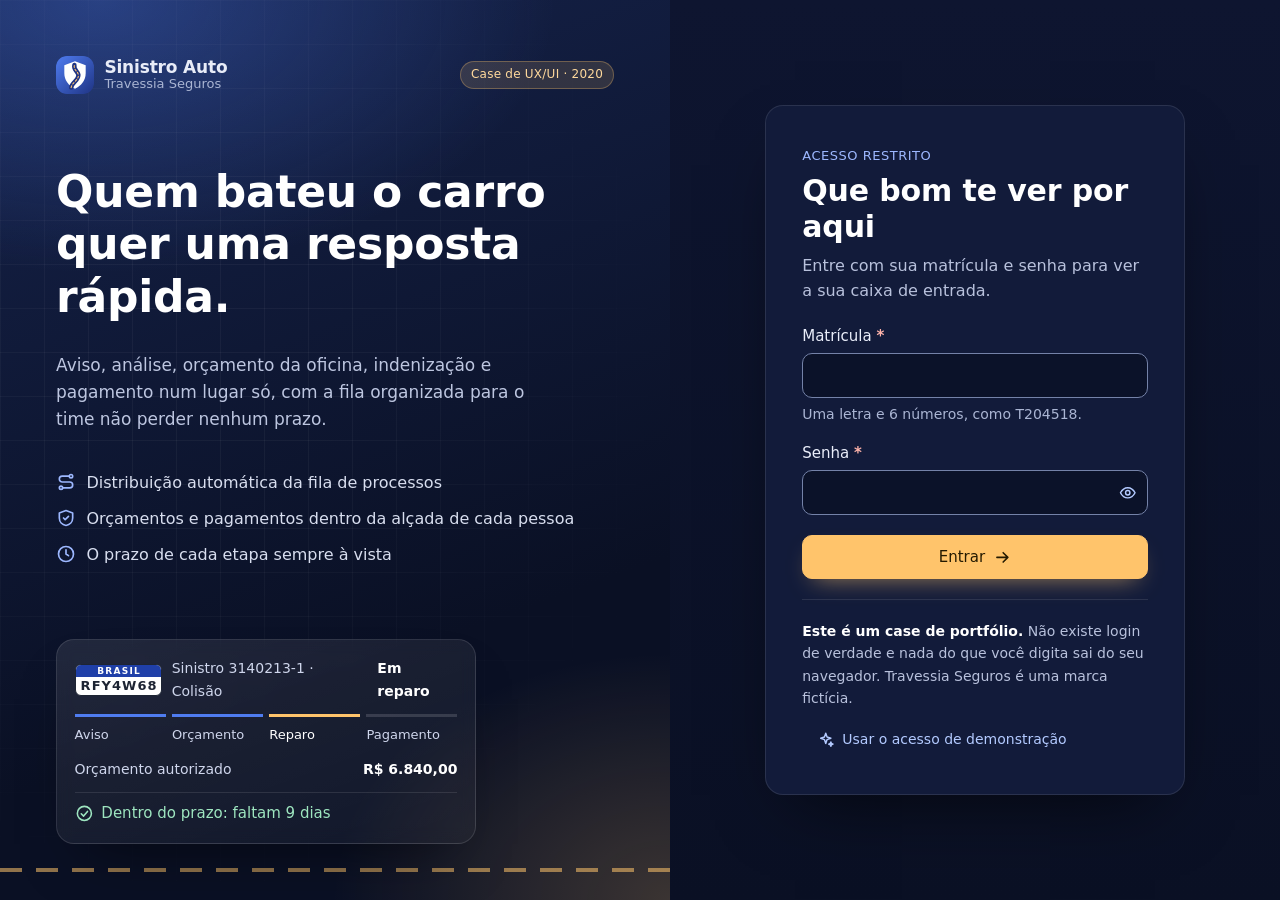
<file: index.html>
<!DOCTYPE html>
<html lang="pt-BR">
  <head>
    <meta charset="utf-8">
    <meta name="viewport" content="width=device-width, initial-scale=1">
    <meta http-equiv="Content-Security-Policy" content="default-src 'none'; base-uri 'none'; form-action 'none'">
    <meta name="robots" content="noindex, nofollow">
    <meta http-equiv="refresh" content="0; url=login.html">
    <title>Sinistro Auto</title>
  </head>
  <body>
    <p><a href="login.html">Abrir o protótipo Sinistro Auto</a></p>
  </body>
</html>
</file>
<file: css/app.css>
/*
 * Sinistro Auto: design system do protótipo.
 * CSS puro, sem framework. Tema claro com cores suaves, tokens no :root
 * e login escuro. Contrastes pensados para WCAG 2.2 AA
 * (texto ≥ 4.5:1, bordas de componentes ≥ 3:1).
 */

/* ------------------------------------------------------------------ Tokens */
:root {
  color-scheme: light;

  --font-sans: "Inter", system-ui, -apple-system, "Segoe UI", Roboto, Arial, sans-serif;
  --font-display: "Sora", var(--font-sans);

  --bg: #f5f7fb;
  --bg-tint: radial-gradient(1100px 480px at 90% -12%, #e3eafc 0%, transparent 60%),
             radial-gradient(800px 420px at -8% 4%, #fdf3e4 0%, transparent 55%);
  --surface: #ffffff;
  --surface-2: #f3f5fa;
  --surface-3: #e9eef8;
  --text: #27324a;
  --text-muted: #57627a;
  --border: #e2e7f0;
  --border-strong: #7b869c;      /* bordas de campos: ≥ 3:1 sobre a superfície */

  --brand-800: #1c2f73;
  --brand-700: #233f99;
  --brand-600: #2d50bd;
  --brand-500: #4f7cf0;
  --brand-200: #cfdafb;
  --brand-100: #e7edfd;
  --brand-50: #f3f6fe;

  --primary: #2d50bd;            /* branco sobre ele: 7:1 */
  --primary-hover: #233f99;
  --on-primary: #ffffff;
  --link: #2d50bd;

  --accent: #9a4d00;             /* âmbar da faixa da estrada do símbolo: 5.5:1 sobre o tom claro */
  --accent-100: #fdf1e2;

  --success: #1b7a43;
  --success-100: #e7f6ed;
  --warning: #8a5300;
  --warning-100: #fff4de;
  --danger: #b42318;
  --danger-100: #fdeeed;
  --neutral: #4f5a70;
  --neutral-100: #eef1f6;

  --focus-ring: 0 0 0 3px var(--surface), 0 0 0 6px var(--brand-500);

  --radius-sm: 10px;
  --radius: 14px;
  --radius-lg: 18px;
  --shadow-sm: 0 1px 2px rgb(30 45 90 / .03), 0 2px 10px rgb(30 45 90 / .03);
  --shadow: 0 12px 32px -16px rgb(25 45 100 / .14);
  --shadow-lg: 0 28px 64px -24px rgb(20 35 80 / .32);

  --page-max: 1360px;

  /* Barra de operações (escura) e a faixa âmbar da estrada do símbolo */
  --ops-bg: #0e1530;
  --ops-text: #d7ddf2;
  --ops-muted: #a7b2d3;
  --road: #ffc46b;
  --topbar-h: 64px;
  --ease: cubic-bezier(.2, .8, .2, 1);
}

/* -------------------------------------------------------------------- Base */
*,
*::before,
*::after { box-sizing: border-box; }

html {
  -webkit-text-size-adjust: 100%;
  text-size-adjust: 100%;
  scroll-padding-top: calc(var(--topbar-h) + 1rem);
}

body {
  margin: 0;
  min-height: 100vh;
  min-height: 100dvh;
  font-family: var(--font-sans);
  font-size: 1rem;
  line-height: 1.6;
  color: var(--text);
  background: var(--bg-tint), var(--bg);
  background-attachment: fixed;
  -webkit-font-smoothing: antialiased;
}

img, svg { display: block; max-width: 100%; }
img { height: auto; }

h1, h2, h3, h4 {
  margin: 0 0 .5rem;
  font-family: var(--font-display);
  font-weight: 600;
  line-height: 1.2;
  letter-spacing: -.005em;
}
strong, b { font-weight: 600; }
h1 { font-size: clamp(1.45rem, 1.2rem + 1vw, 1.875rem); }
h2 { font-size: clamp(1.1rem, 1.02rem + .35vw, 1.25rem); }
h3 { font-size: 1.0625rem; }

p { margin: 0 0 1rem; }

a { color: var(--link); text-underline-offset: .22em; text-decoration-thickness: 1px; }
a:hover { text-decoration-thickness: 2px; }

:focus-visible {
  outline: 3px solid transparent;  /* mantém o foco visível no modo de alto contraste */
  box-shadow: var(--focus-ring);
  border-radius: var(--radius-sm);
}
[tabindex="-1"]:focus { outline: none; box-shadow: none; }

[hidden] { display: none !important; }

.visually-hidden {
  position: absolute !important;
  width: 1px; height: 1px;
  padding: 0; margin: -1px;
  overflow: hidden;
  clip: rect(0 0 0 0);
  white-space: nowrap;
  border: 0;
}

.skip-link {
  position: absolute;
  top: .75rem; left: .75rem;
  z-index: 200;
  padding: .75rem 1rem;
  border-radius: var(--radius-sm);
  background: var(--surface);
  color: var(--text);
  font-weight: 500;
  box-shadow: var(--shadow);
  transform: translateY(-200%);
}
.skip-link:focus { transform: none; }

.icon {
  width: 1.25em;
  height: 1.25em;
  flex: none;
  fill: none;
  stroke: currentColor;
  stroke-width: 2;
  stroke-linecap: round;
  stroke-linejoin: round;
}

.muted { color: var(--text-muted); }
.nowrap { white-space: nowrap; }
.num { font-variant-numeric: tabular-nums; text-align: right; white-space: nowrap; }

/* ------------------------------------------------------------------ Marca */
.brand {
  display: inline-flex;
  align-items: center;
  gap: .65rem;
  color: inherit;
  text-decoration: none;
}
.brand__mark { width: 38px; height: 38px; border-radius: 11px; }
.brand__text { display: grid; line-height: 1.15; }
.brand__name { font-family: var(--font-display); font-weight: 600; font-size: 1.0625rem; letter-spacing: -.01em; }
.brand__sub { font-size: .8125rem; color: var(--text-muted); }

.case-tag {
  display: inline-flex;
  align-items: center;
  gap: .35rem;
  padding: .2rem .65rem;
  border-radius: 999px;
  font-size: .75rem;
  font-weight: 500;
  letter-spacing: .02em;
  background: var(--accent-100);
  color: var(--accent);
}

/* ------------------------------------------------ Layout: central de operações */
/*
 * Sem menu lateral: uma barra superior escura, como um painel de operações,
 * com o menu em painéis, busca rápida por placa e o "Novo aviso" sempre à vista.
 */
.topbar {
  position: sticky;
  top: 0;
  z-index: 40;
  background: var(--ops-bg);
  color: var(--ops-text);
  box-shadow: 0 1px 0 rgb(255 255 255 / .06), 0 8px 24px -16px rgb(10 16 36 / .6);
}
.topbar__inner {
  display: flex;
  align-items: center;
  gap: .75rem 1rem;
  max-width: var(--page-max);
  min-height: var(--topbar-h);
  margin-inline: auto;
  padding: .5rem clamp(1rem, 3vw, 2rem);
}
.topbar .brand { flex: none; color: #fff; }
.topbar .brand__sub { color: var(--ops-muted); }
.topbar .brand__mark { width: 34px; height: 34px; border-radius: 10px; }
.topbar :focus-visible { box-shadow: 0 0 0 3px var(--ops-bg), 0 0 0 6px var(--road); }
.btn.topbar__menu { display: none; --btn-fg: #fff; }
.btn.topbar__menu:hover { --btn-bg: rgb(255 255 255 / .08); }

.mainnav { flex: 1; min-width: 0; }
.mainnav__list { display: flex; align-items: center; gap: .15rem; margin: 0; padding: 0; list-style: none; }
.mainnav__list > li { position: relative; }
.mainnav__link {
  position: relative;
  display: inline-flex;
  align-items: center;
  gap: .35rem;
  min-height: 44px;
  padding: .45rem .8rem;
  border: 0;
  border-radius: var(--radius-sm);
  background: none;
  color: var(--ops-text);
  font: inherit;
  font-size: .9375rem;
  font-weight: 500;
  text-decoration: none;
  white-space: nowrap;
  cursor: pointer;
  transition: background-color .15s, color .15s;
}
.mainnav__link:hover { background: rgb(255 255 255 / .08); color: #fff; }
.mainnav__link[aria-current="page"], .mainnav__link.is-active { color: #fff; }
/* Item atual: a faixa âmbar da estrada embaixo do link */
.mainnav__link[aria-current="page"]::after, .mainnav__link.is-active::after {
  content: "";
  position: absolute;
  left: .8rem; right: .8rem; bottom: 2px;
  height: 3px;
  border-radius: 3px;
  background: repeating-linear-gradient(90deg, var(--road) 0 10px, transparent 10px 15px);
}
.mainnav__chevron { width: 1rem; height: 1rem; opacity: .75; transition: transform .2s; }
[aria-expanded="true"] > .mainnav__chevron { transform: rotate(180deg); }
.mainnav__count {
  display: inline-grid;
  place-items: center;
  min-width: 22px;
  height: 22px;
  padding: 0 .4rem;
  border-radius: 999px;
  background: var(--road);
  color: #241a00;
  font-size: .75rem;
  font-weight: 600;
}
.mainnav__panel {
  position: absolute;
  top: calc(100% + .6rem);
  left: 0;
  z-index: 50;
  display: grid;
  gap: 1rem;
  width: 320px;
  padding: .75rem;
  border: 1px solid var(--border);
  border-radius: var(--radius-lg);
  background: var(--surface);
  color: var(--text);
  box-shadow: var(--shadow-lg);
  animation: dialog-in .16s var(--ease);
}
.mainnav__panel--duplo { grid-template-columns: 1fr 1fr; width: 600px; }
.mainnav__panel ul { display: grid; gap: 2px; margin: 0; padding: 0; list-style: none; }
.mainnav__coltitle { margin: .25rem .5rem .4rem; font-size: .75rem; font-weight: 500; letter-spacing: .06em; text-transform: uppercase; color: var(--text-muted); }
.mainnav__item {
  display: flex;
  align-items: center;
  gap: .75rem;
  min-height: 48px;
  padding: .45rem .5rem;
  border-radius: var(--radius-sm);
  color: var(--text);
  font-weight: 500;
  text-decoration: none;
}
.mainnav__item small { display: block; font-size: .8125rem; font-weight: 400; color: var(--text-muted); }
.mainnav__item:hover { background: var(--surface-3); }
.mainnav__item[aria-current="page"] { background: var(--brand-100); color: var(--brand-800); }
.mainnav__item:focus-visible { box-shadow: var(--focus-ring); }
.mainnav__icon { display: grid; place-items: center; flex: none; width: 36px; height: 36px; border-radius: 10px; background: var(--brand-50); color: var(--brand-700); }

.quicksearch { position: relative; flex: 0 1 260px; }
.quicksearch__icon { position: absolute; left: .85rem; top: 50%; transform: translateY(-50%); color: var(--ops-muted); pointer-events: none; }
.quicksearch__input {
  width: 100%;
  min-height: 42px;
  padding: .5rem .9rem .5rem 2.5rem;
  border: 1px solid rgb(255 255 255 / .22);
  border-radius: var(--radius-sm);
  background: rgb(255 255 255 / .07);
  color: #fff;
  font: inherit;
  font-size: .9375rem;
}
.quicksearch__input::placeholder { color: var(--ops-muted); }
.quicksearch__input:hover { border-color: rgb(255 255 255 / .4); }
.quicksearch__input:focus-visible { border-color: var(--road); }

.btn.btn--accent { --btn-bg: var(--road); --btn-fg: #241a00; --btn-border: var(--road); }
.btn.btn--accent:hover { --btn-bg: #ffd48f; --btn-border: #ffd48f; }
.topbar__novo { flex: none; }

.usermenu { position: relative; flex: none; }
.usermenu__btn { display: inline-flex; align-items: center; gap: .25rem; min-height: 44px; padding: 0 .25rem; border: 0; border-radius: 999px; background: none; color: var(--ops-text); cursor: pointer; }
.usermenu__btn .avatar { width: 36px; height: 36px; }
.usermenu__panel {
  position: absolute;
  top: calc(100% + .6rem);
  right: 0;
  z-index: 50;
  width: 280px;
  padding: .5rem;
  border: 1px solid var(--border);
  border-radius: var(--radius-lg);
  background: var(--surface);
  color: var(--text);
  box-shadow: var(--shadow-lg);
}
.usermenu__who { display: grid; margin: 0 0 .35rem; padding: .5rem .65rem .75rem; border-bottom: 1px solid var(--border); line-height: 1.35; }
.usermenu__who strong { font-weight: 600; }
.usermenu__who span { font-size: .8125rem; color: var(--text-muted); }
.usermenu__item { display: flex; align-items: center; gap: .6rem; width: 100%; min-height: 44px; padding: .5rem .65rem; border: 0; border-radius: var(--radius-sm); background: none; color: var(--text); font: inherit; font-size: .9375rem; text-align: left; cursor: pointer; }
.usermenu__item:hover { background: var(--surface-3); }
.usermenu__item:focus-visible { box-shadow: var(--focus-ring); }

.avatar {
  display: grid;
  place-items: center;
  width: 38px;
  height: 38px;
  border-radius: 50%;
  background: linear-gradient(135deg, var(--brand-200), #ffe3b0);
  color: var(--brand-800);
  font-family: var(--font-display);
  font-weight: 600;
  font-size: .8125rem;
}

/* Faixa de contexto: trilha e o selo do case */
.context-bar { background: var(--surface); border-bottom: 1px solid var(--border); }
.context-bar__inner {
  display: flex;
  flex-wrap: wrap;
  align-items: center;
  justify-content: space-between;
  gap: .5rem 1rem;
  max-width: var(--page-max);
  margin-inline: auto;
  padding: .6rem clamp(1rem, 3vw, 2rem);
}
.breadcrumbs ol { display: flex; flex-wrap: wrap; align-items: center; gap: .35rem; margin: 0; padding: 0; list-style: none; font-size: .875rem; }
.breadcrumbs li { display: inline-flex; align-items: center; gap: .35rem; color: var(--text-muted); }
.breadcrumbs li + li::before { content: "/"; color: var(--border-strong); }
.breadcrumbs a { color: var(--text-muted); }
.breadcrumbs a:hover { color: var(--link); }
.breadcrumbs [aria-current] { color: var(--text); font-weight: 500; }

.content {
  width: 100%;
  max-width: var(--page-max);
  min-height: 60vh;
  margin-inline: auto;
  padding: clamp(1.25rem, 3vw, 2rem) clamp(1rem, 3vw, 2rem) 3rem;
}

.app-footer { border-top: 1px solid var(--border); background: var(--surface); font-size: .8125rem; color: var(--text-muted); }
.app-footer__inner {
  display: flex;
  flex-wrap: wrap;
  align-items: center;
  justify-content: space-between;
  gap: .75rem 1.5rem;
  max-width: var(--page-max);
  margin-inline: auto;
  padding: 1.25rem clamp(1rem, 3vw, 2rem) 1.5rem;
}
.app-footer p { margin: 0; max-width: 80ch; }

.scrim { display: none; }

@media (max-width: 1179.98px) {
  .btn.topbar__menu { display: inline-flex; }
  .mainnav {
    position: fixed;
    top: var(--topbar-h);
    left: 0;
    bottom: 0;
    z-index: 60;
    width: min(88vw, 340px);
    padding: 1rem;
    overflow-y: auto;
    background: var(--surface);
    color: var(--text);
    box-shadow: var(--shadow-lg);
    transform: translateX(-105%);
    visibility: hidden;
    transition: transform .25s var(--ease), visibility 0s linear .25s;
  }
  .mainnav.is-open { transform: none; visibility: visible; transition: transform .25s var(--ease); }
  .mainnav__list { flex-direction: column; align-items: stretch; }
  .mainnav__link { width: 100%; justify-content: space-between; color: var(--text); }
  .mainnav__link:hover { background: var(--surface-3); color: var(--text); }
  .mainnav__link[aria-current="page"], .mainnav__link.is-active { color: var(--brand-800); background: var(--brand-50); }
  .mainnav__link[aria-current="page"]::after, .mainnav__link.is-active::after { display: none; }
  .mainnav__count { margin-left: auto; }
  .mainnav__panel, .mainnav__panel--duplo { position: static; width: auto; grid-template-columns: 1fr; padding: .25rem 0 .5rem .5rem; border: 0; box-shadow: none; animation: none; }
  .mainnav :focus-visible { box-shadow: var(--focus-ring); }
  .scrim.is-open { display: block; position: fixed; inset: var(--topbar-h) 0 0; z-index: 35; background: rgb(15 22 45 / .4); }
  .topbar .brand { margin-right: auto; }
  .quicksearch { flex-basis: 220px; }
}
@media (max-width: 760px) {
  .quicksearch { display: none; }
  .topbar__inner { gap: .5rem; }
  .context-bar .case-tag { display: none; }
}
@media (max-width: 520px) {
  .topbar__novo-texto { display: none; }
  .btn.topbar__novo { width: 44px; padding: 0; }
  .topbar .brand__sub { display: none; }
}

/* --------------------------------------------------------- Cabeçalho da página */
.page-head {
  display: flex;
  flex-wrap: wrap;
  align-items: flex-end;
  justify-content: space-between;
  gap: 1rem 1.5rem;
  margin-bottom: 1.5rem;
}
.page-head__text { max-width: 70ch; }
.page-head h1 { margin-bottom: .25rem; }
.page-head p { margin: 0; color: var(--text-muted); }
.page-head__actions { display: flex; flex-wrap: wrap; gap: .5rem; }
.eyebrow {
  display: inline-flex;
  align-items: center;
  gap: .4rem;
  margin-bottom: .35rem;
  font-size: .8125rem;
  font-weight: 500;
  letter-spacing: .04em;
  text-transform: uppercase;
  color: var(--brand-600);
}

/* ---------------------------------------------------------------- Cartões */
.card {
  background: var(--surface);
  border: 1px solid var(--border);
  border-radius: var(--radius-lg);
  box-shadow: var(--shadow-sm);
  padding: clamp(1rem, 2.5vw, 1.5rem);
}
.card + .card { margin-top: 1.25rem; }
.card__head {
  display: flex;
  flex-wrap: wrap;
  align-items: center;
  justify-content: space-between;
  gap: .75rem 1rem;
  margin-bottom: 1rem;
}
.card__head h2, .card__head h3 { margin: 0; }
.card__head p { margin: .15rem 0 0; color: var(--text-muted); font-size: .9375rem; }
.card--flush { padding: 0; overflow: hidden; }
.card--flush > .card__head { padding: 1.25rem 1.5rem 0; }

.stack > * + * { margin-top: 1.25rem; }

/* ----------------------------------------------------------------- Botões */
.btn {
  --btn-bg: var(--surface);
  --btn-fg: var(--text);
  --btn-border: #cbd3e3;            /* o texto identifica o botão; a borda é só acabamento */
  display: inline-flex;
  align-items: center;
  justify-content: center;
  gap: .5rem;
  min-height: 44px;
  padding: .55rem 1.1rem;
  border: 1px solid var(--btn-border);
  border-radius: var(--radius-sm);
  background: var(--btn-bg);
  color: var(--btn-fg);
  font: inherit;
  font-size: .9375rem;
  font-weight: 500;
  line-height: 1.2;
  text-decoration: none;
  cursor: pointer;
  transition: background-color .15s, border-color .15s, color .15s, box-shadow .15s, transform .15s;
}
.btn:hover { --btn-bg: var(--surface-3); }
.btn:active { transform: translateY(1px); }
.btn[disabled], .btn[aria-disabled="true"] { opacity: .55; cursor: not-allowed; transform: none; }

.btn--primary {
  --btn-bg: var(--primary);
  --btn-fg: var(--on-primary);
  --btn-border: var(--primary);
  box-shadow: 0 6px 16px -10px rgb(45 80 189 / .45);
}
.btn--primary:hover { --btn-bg: var(--primary-hover); --btn-border: var(--primary-hover); }
.btn--danger { --btn-fg: var(--danger); --btn-border: #d98a84; }
.btn--danger:hover { --btn-bg: var(--danger-100); }
.btn--danger-solid { --btn-bg: var(--danger); --btn-fg: #fff; --btn-border: var(--danger); }
.btn--danger-solid:hover { --btn-bg: #941c13; }
.btn--success-solid { --btn-bg: var(--success); --btn-fg: #fff; --btn-border: var(--success); }
.btn--success-solid:hover { --btn-bg: #15633a; }
.btn--ghost { --btn-border: transparent; --btn-bg: transparent; --btn-fg: var(--link); }
.btn--ghost:hover { --btn-bg: var(--brand-50); }
.btn--sm { min-height: 36px; padding: .35rem .85rem; font-size: .875rem; border-radius: 9px; }
.btn--icon { width: 44px; padding: 0; }
.btn--icon.btn--sm { width: 36px; }
.btn--block { width: 100%; }

.btn-row { display: flex; flex-wrap: wrap; align-items: center; gap: .6rem; }
.btn-row--end { justify-content: flex-end; }
.btn-row--between { justify-content: space-between; }

/* ----------------------------------------------------------- Formulários */
.form-grid {
  display: grid;
  grid-template-columns: repeat(12, minmax(0, 1fr));
  gap: 1.25rem 1.25rem;
}
.form-grid > * { grid-column: span 12; }
@media (min-width: 640px) {
  .span-2, .span-5, .span-7 { grid-column: span 6; }
  .span-9 { grid-column: span 12; }
  .span-6 { grid-column: span 6; }
  .span-4 { grid-column: span 6; }
  .span-3 { grid-column: span 6; }
  .span-8 { grid-column: span 12; }
}
@media (min-width: 1024px) {
  .span-2 { grid-column: span 2; }
  .span-5 { grid-column: span 5; }
  .span-7 { grid-column: span 7; }
  .span-9 { grid-column: span 9; }
  .span-4 { grid-column: span 4; }
  .span-3 { grid-column: span 3; }
  .span-8 { grid-column: span 8; }
}

.fieldset {
  margin: 0;
  padding: 0;
  border: 0;
  min-width: 0;
}
.fieldset + .fieldset { margin-top: 1.75rem; padding-top: 1.5rem; border-top: 1px solid var(--border); }
.fieldset > legend {
  float: left;
  width: 100%;
  margin-bottom: 1rem;
  padding: 0;
  font-family: var(--font-display);
  font-size: 1.0625rem;
  font-weight: 500;
}
.fieldset > legend + * { clear: both; }
.fieldset__hint { margin: -.5rem 0 1rem; color: var(--text-muted); font-size: .9375rem; clear: both; }

.field { display: flex; flex-direction: column; gap: .3rem; min-width: 0; }
.field > label,
.field__label {
  font-size: .9375rem;
  font-weight: 500;
  color: var(--text);
}
.req { color: var(--danger); font-weight: 600; }
.opt { color: var(--text-muted); font-weight: 400; font-size: .875rem; }
.hint { margin: 0; font-size: .875rem; color: var(--text-muted); }

.input,
.select,
.textarea {
  width: 100%;
  min-height: 44px;
  padding: .55rem .85rem;
  border: 1px solid var(--border-strong);
  border-radius: var(--radius-sm);
  background: var(--surface);
  color: var(--text);
  font: inherit;
  font-size: 1rem;
  transition: border-color .15s, box-shadow .15s;
}
.textarea { min-height: 110px; resize: vertical; }
.select {
  appearance: none;
  padding-right: 2.5rem;
  background-image: url("data:image/svg+xml,%3Csvg xmlns='http://www.w3.org/2000/svg' viewBox='0 0 24 24' fill='none' stroke='%2357627a' stroke-width='2' stroke-linecap='round' stroke-linejoin='round'%3E%3Cpath d='m6 9 6 6 6-6'/%3E%3C/svg%3E");
  background-repeat: no-repeat;
  background-position: right .75rem center;
  background-size: 1.1rem;
}
.input:hover, .select:hover, .textarea:hover { border-color: var(--text-muted); }
.input:focus-visible, .select:focus-visible, .textarea:focus-visible {
  border-color: var(--brand-600);
  border-radius: var(--radius-sm);
}
.input[readonly] { background: var(--surface-2); border-style: dashed; }
.input:disabled, .select:disabled, .textarea:disabled { background: var(--surface-2); color: var(--text-muted); cursor: not-allowed; }
[aria-invalid="true"] { border-color: var(--danger) !important; box-shadow: 0 0 0 1px var(--danger); }
.input--money { text-align: right; font-variant-numeric: tabular-nums; }
.input-group { display: flex; gap: .5rem; }
.input-group > .input { flex: 1; min-width: 0; }
.input-group > .btn { flex: none; }
@media (max-width: 520px) { .input-group { flex-direction: column; } }

.field-error {
  display: flex;
  align-items: flex-start;
  gap: .35rem;
  margin: 0;
  font-size: .875rem;
  font-weight: 500;
  color: var(--danger);
}
.field-error .icon { width: 1.1em; height: 1.1em; margin-top: .15em; }

.choice-group { display: flex; flex-wrap: wrap; gap: .5rem 1.25rem; margin: 0; padding: 0; border: 0; min-width: 0; }
.choice-group > legend { padding: 0; margin-bottom: .4rem; font-size: .9375rem; font-weight: 500; }
.choice-group.field { flex-direction: row; flex-wrap: wrap; align-items: center; gap: .5rem .75rem; }
.contato { margin: 0; min-width: 0; }
.contato > legend { padding: 0; }
.choice {
  display: inline-flex;
  align-items: center;
  gap: .5rem;
  min-height: 44px;
  font-size: .9375rem;
  cursor: pointer;
}
.choice input { width: 20px; height: 20px; margin: 0; accent-color: var(--primary); cursor: pointer; }
.choice--box {
  padding: .4rem .85rem;
  border: 1px solid var(--border);
  border-radius: 999px;
  background: var(--surface);
  transition: border-color .15s, background-color .15s;
}
.choice--box:has(input:checked) { border-color: var(--brand-600); background: var(--brand-50); }

.align-end { align-self: end; }

.form-actions {
  position: sticky;
  bottom: 0;
  z-index: 10;
  display: flex;
  flex-wrap: wrap;
  align-items: center;
  justify-content: space-between;
  gap: .75rem;
  margin-top: 1.5rem;
  padding: .85rem 1rem;
  border: 1px solid var(--border);
  border-radius: var(--radius-lg);
  background: rgb(255 255 255 / .92);
  box-shadow: var(--shadow);
  -webkit-backdrop-filter: blur(10px);
  backdrop-filter: blur(10px);
}
.form-actions p { margin: 0; font-size: .875rem; color: var(--text-muted); }

/* --------------------------------------------------------------- Filtros */
.filters .form-grid { align-items: start; }
.filters__actions { display: flex; flex-wrap: wrap; justify-content: flex-end; gap: .5rem; margin-top: 1.25rem; padding-top: 1.25rem; border-top: 1px solid var(--border); }

/* ---------------------------------------------------------------- Avisos */
.alert {
  display: flex;
  gap: .75rem;
  align-items: flex-start;
  padding: .9rem 1rem;
  border: 1px solid transparent;
  border-radius: var(--radius);
  font-size: .9375rem;
}
.alert > .icon { margin-top: .1rem; }
.alert p { margin: 0; }
.alert p + p, .alert p + ul { margin-top: .35rem; }
.alert ul { margin: .35rem 0 0; padding-left: 1.1rem; }
.alert__body { flex: 1; min-width: 0; }
.alert__title { font-weight: 500; }
.alert--success { background: var(--success-100); border-color: #b9e2c8; color: #14512e; }
.alert--info { background: var(--brand-50); border-color: var(--brand-200); color: var(--brand-800); }
.alert--warning { background: var(--warning-100); border-color: #f2d49b; color: #6b4100; }
.alert--error { background: var(--danger-100); border-color: #f3c3bf; color: #8c1b12; }
.alert a { color: inherit; font-weight: 500; }
.alert + * { margin-top: 1.25rem; }

.error-summary:focus-visible { box-shadow: var(--focus-ring); }
.error-summary ul { list-style: none; padding: 0; display: grid; gap: .15rem 2rem; }
@media (min-width: 900px) { .error-summary ul:has(> li:nth-child(6)) { grid-template-columns: repeat(2, minmax(0, max-content)); } }
.error-summary a { display: inline-block; padding: .2rem 0; min-height: 24px; }

/* ----------------------------------------------------------------- Status */
.badge {
  display: inline-flex;
  align-items: center;
  gap: .35rem;
  padding: .15rem .6rem;
  border-radius: 999px;
  font-size: .8125rem;
  font-weight: 500;
  white-space: nowrap;
  background: var(--neutral-100);
  color: var(--neutral);
}
.badge::before {
  content: "";
  width: .45rem;
  height: .45rem;
  border-radius: 50%;
  background: currentColor;
}
.badge--success { background: var(--success-100); color: var(--success); }
.badge--warning { background: var(--warning-100); color: var(--warning); }
.badge--danger { background: var(--danger-100); color: var(--danger); }
.badge--info { background: var(--brand-100); color: var(--brand-700); }
.badge--accent { background: var(--accent-100); color: var(--accent); }

/* ---------------------------------------------------------------- Tabelas */
.table-toolbar {
  display: flex;
  flex-wrap: wrap;
  align-items: center;
  justify-content: space-between;
  gap: .75rem 1rem;
  padding: 1rem 1.25rem;
  border-bottom: 1px solid var(--border);
}
.table-toolbar h2 { margin: 0; font-size: 1.0625rem; }
.table-toolbar p { margin: 0; color: var(--text-muted); font-size: .9375rem; }

.table-wrap {
  overflow-x: auto;
}
.table-wrap:focus-visible { border-radius: 0; box-shadow: inset 0 0 0 3px var(--brand-500); }

.table {
  width: 100%;
  border-collapse: separate;
  border-spacing: 0;
  font-size: .9375rem;
}
.table caption { text-align: left; }
.table th,
.table td {
  padding: .7rem .8rem;
  border-bottom: 1px solid var(--border);
  text-align: left;
  vertical-align: middle;
}
.table thead th {
  position: sticky;
  top: 0;
  z-index: 1;
  background: var(--surface-2);
  color: var(--text-muted);
  font-size: .8125rem;
  font-weight: 500;
  letter-spacing: .02em;
  vertical-align: bottom;
}
.table tbody th[scope="row"] { min-width: 15rem; font-weight: 400; }
.table .cell-sub { font-weight: 400; }
.table tbody tr { transition: background-color .12s; }
.table tbody tr:hover { background: var(--brand-50); }
.table tbody tr:last-child > * { border-bottom: 0; }
.table tbody tr.is-highlight { background: var(--success-100); }
.table tbody tr.is-selected { background: var(--brand-50); }
.table tfoot td, .table tfoot th { background: var(--surface-2); font-weight: 500; border-top: 1px solid var(--border); border-bottom: 0; }
.table .col-check { width: 3rem; }
.table .col-actions { width: 1%; white-space: nowrap; text-align: right; }
.table input[type="checkbox"] { width: 20px; height: 20px; accent-color: var(--primary); cursor: pointer; margin: 0; vertical-align: middle; }
.table .input { min-height: 38px; padding: .35rem .6rem; }
.table input[type="number"] { width: 5.5rem; }
.table .input--money { min-width: 9rem; }
.table .col-item { min-width: 16rem; }
.table--compact th, .table--compact td { padding: .5rem .75rem; }
.cell-title { font-weight: 500; color: var(--text); }
.cell-sub { display: block; font-size: .8125rem; color: var(--text-muted); }
.row-link { font-weight: 500; text-decoration: none; }
.row-link:hover { text-decoration: underline; }

.sort-btn {
  display: inline-flex;
  align-items: center;
  gap: .25rem;
  margin: -.25rem -.4rem;
  padding: .25rem .4rem;
  border: 0;
  border-radius: 6px;
  background: none;
  color: inherit;
  font: inherit;
  letter-spacing: inherit;
  cursor: pointer;
}
.sort-btn:hover { color: var(--text); background: var(--surface-3); }
.sort-btn .icon { width: 1em; height: 1em; opacity: .55; }
[aria-sort="ascending"] .sort-btn, [aria-sort="descending"] .sort-btn { color: var(--brand-700); }
[aria-sort="ascending"] .sort-btn .icon, [aria-sort="descending"] .sort-btn .icon { opacity: 1; }

.pager {
  display: flex;
  flex-wrap: wrap;
  align-items: center;
  justify-content: space-between;
  gap: .75rem;
  padding: .85rem 1.25rem;
  border-top: 1px solid var(--border);
  font-size: .9375rem;
}
.pager p { margin: 0; color: var(--text-muted); }
.pager ul { display: flex; flex-wrap: wrap; gap: .25rem; margin: 0; padding: 0; list-style: none; }
.pager button {
  min-width: 40px;
  min-height: 40px;
  padding: 0 .6rem;
  border: 1px solid var(--border);
  border-radius: 10px;
  background: var(--surface);
  color: var(--text);
  font: inherit;
  font-weight: 500;
  cursor: pointer;
}
.pager button:hover { background: var(--surface-3); }
.pager button[aria-current="page"] { background: var(--primary); border-color: var(--primary); color: #fff; }
.pager button[disabled] { opacity: .45; cursor: not-allowed; }
.pager .icon { width: 1.1em; height: 1.1em; margin: auto; }

.empty {
  display: grid;
  justify-items: center;
  gap: .35rem;
  padding: 2.5rem 1.25rem;
  text-align: center;
  color: var(--text-muted);
}
.empty .icon { width: 2.5rem; height: 2.5rem; color: var(--brand-500); margin-bottom: .5rem; }
.empty strong { color: var(--text); font-size: 1.0625rem; }
.empty p { margin: 0; max-width: 46ch; }

/* -------------------------------------------------------------- Abas/etapas */
.steps {
  display: flex;
  gap: .5rem;
  margin: 0 0 1.25rem;
  padding: .35rem;
  list-style: none;
  overflow-x: auto;
  border: 1px solid var(--border);
  border-radius: 999px;
  background: var(--surface-2);
}
.steps li { flex: 1 0 auto; }
@media (max-width: 900px) {
  .steps { flex-wrap: wrap; border-radius: var(--radius-lg); }
  .step-btn { justify-content: flex-start; }
}
.step-btn {
  display: flex;
  align-items: center;
  justify-content: center;
  gap: .5rem;
  width: 100%;
  min-height: 44px;
  padding: .45rem 1rem;
  border: 0;
  border-radius: 999px;
  background: transparent;
  color: var(--text-muted);
  font: inherit;
  font-size: .9375rem;
  font-weight: 500;
  white-space: nowrap;
  cursor: pointer;
  text-decoration: none;
}
.step-btn:hover { color: var(--text); background: var(--surface-3); }
.step-btn[aria-current="step"],
.step-btn[aria-current="page"],
.step-btn[aria-selected="true"] { background: var(--surface); color: var(--brand-800); box-shadow: var(--shadow-sm); }
.step-num {
  display: grid;
  place-items: center;
  width: 26px;
  height: 26px;
  border-radius: 50%;
  background: var(--surface-3);
  font-size: .8125rem;
}
.step-btn[aria-current="step"] .step-num { background: var(--primary); color: #fff; }
.step-btn.is-done .step-num { background: var(--success-100); color: var(--success); }

.tabpanel:focus-visible { box-shadow: none; }

/* ------------------------------------------------------------- Início/painel */
.hero {
  position: relative;
  overflow: hidden;
  padding: clamp(1.5rem, 4vw, 2.25rem);
  border-radius: var(--radius-lg);
  background:
    radial-gradient(520px 260px at 100% 0%, rgb(255 210 140 / .5), transparent 70%),
    radial-gradient(600px 300px at 0% 100%, rgb(79 124 240 / .18), transparent 70%),
    linear-gradient(135deg, #ffffff, #f1f4fe);
  border: 1px solid var(--border);
  box-shadow: var(--shadow-sm);
}
.hero h1 { margin-bottom: .35rem; }
.hero p { max-width: 62ch; color: var(--text-muted); }
.hero .btn-row { margin-top: 1.25rem; }
.hero__art {
  position: absolute;
  right: 1rem;
  bottom: -14px;
  width: 220px;
  opacity: .9;
  pointer-events: none;
}
@media (max-width: 860px) { .hero__art { display: none; } }

.kpis {
  display: grid;
  grid-template-columns: repeat(auto-fit, minmax(210px, 1fr));
  gap: 1rem;
  margin: 1.25rem 0;
  padding: 0;
  list-style: none;
}
.kpi {
  position: relative;
  display: grid;
  gap: .25rem;
  padding: 1.1rem 1.25rem;
  border: 1px solid var(--border);
  border-radius: var(--radius-lg);
  background: var(--surface);
  box-shadow: var(--shadow-sm);
}
.kpi__icon {
  display: grid;
  place-items: center;
  width: 40px;
  height: 40px;
  margin-bottom: .35rem;
  border-radius: 12px;
  background: var(--brand-100);
  color: var(--brand-700);
}
.kpi--accent .kpi__icon { background: var(--accent-100); color: var(--accent); }
.kpi--warning .kpi__icon { background: var(--warning-100); color: var(--warning); }
.kpi--success .kpi__icon { background: var(--success-100); color: var(--success); }
.kpi__label { font-size: .875rem; font-weight: 500; color: var(--text-muted); }
.kpi__value { font-family: var(--font-display); font-size: 1.5rem; font-weight: 600; line-height: 1.15; font-variant-numeric: tabular-nums; }
.kpi__note { font-size: .8125rem; color: var(--text-muted); }
.kpi a { position: static; color: inherit; text-decoration: none; }
.kpi a::after { content: ""; position: absolute; inset: 0; border-radius: inherit; }
.kpi:has(a:hover) { border-color: var(--brand-200); box-shadow: var(--shadow); }
.kpi:has(a:focus-visible) { box-shadow: var(--focus-ring); }
.kpi a:focus-visible { box-shadow: none; }

.grid-2 { display: grid; gap: 1.25rem; grid-template-columns: minmax(0, 1fr); }
@media (min-width: 1100px) { .grid-2 { grid-template-columns: minmax(0, 1.6fr) minmax(0, 1fr); } }
.grid-2 > .card + .card { margin-top: 0; }

.shortcuts { display: grid; gap: .75rem; grid-template-columns: repeat(auto-fill, minmax(200px, 1fr)); margin: 0; padding: 0; list-style: none; }
.shortcut {
  position: relative;
  display: flex;
  align-items: center;
  gap: .75rem;
  padding: .85rem 1rem;
  border: 1px solid var(--border);
  border-radius: var(--radius);
  background: var(--surface);
  transition: border-color .15s, box-shadow .15s, transform .15s;
}
.shortcut:hover { border-color: var(--brand-200); box-shadow: var(--shadow); transform: translateY(-2px); }
.shortcut:has(a:focus-visible) { box-shadow: var(--focus-ring); }
.shortcut a { color: var(--text); font-weight: 500; text-decoration: none; }
.shortcut a::after { content: ""; position: absolute; inset: 0; border-radius: inherit; }
.shortcut a:focus-visible { box-shadow: none; }
.shortcut__icon { display: grid; place-items: center; width: 38px; height: 38px; border-radius: 11px; background: var(--brand-50); color: var(--brand-700); }
.shortcut small { display: block; color: var(--text-muted); font-weight: 400; font-size: .8125rem; }

.flow { display: grid; gap: 1rem; grid-template-columns: repeat(auto-fit, minmax(240px, 1fr)); margin: 0; padding: 0; list-style: none; counter-reset: flow; }
.flow li { position: relative; padding: 1rem 1rem 1rem 3.25rem; border-radius: var(--radius); background: var(--surface-2); counter-increment: flow; }
.flow li::before {
  content: counter(flow);
  position: absolute;
  left: 1rem; top: 1rem;
  display: grid; place-items: center;
  width: 26px; height: 26px;
  border-radius: 50%;
  background: var(--primary);
  color: #fff;
  font-size: .8125rem;
  font-weight: 600;
}
.flow strong { display: block; margin-bottom: .15rem; }
.flow p { margin: 0; font-size: .875rem; color: var(--text-muted); }

.list-plain { list-style: none; margin: 0; padding: 0; }
.attention li { display: flex; align-items: center; justify-content: space-between; gap: .75rem; padding: .75rem 0; border-bottom: 1px solid var(--border); }
.attention li:last-child { border-bottom: 0; }
.attention a { font-weight: 500; text-decoration: none; }
.attention a:hover { text-decoration: underline; }

/* ------------------------------------------------------------------ Resumos */
.summary-bar {
  display: grid;
  grid-template-columns: repeat(auto-fit, minmax(170px, 1fr));
  gap: .75rem 1.25rem;
  margin: 0 0 1.25rem;
  padding: 1rem 1.25rem;
  border: 1px solid var(--border);
  border-radius: var(--radius-lg);
  background: var(--surface);
}
.summary-bar div { display: grid; gap: .1rem; }
.summary-bar dt { font-size: .8125rem; font-weight: 500; color: var(--text-muted); }
.summary-bar dd { margin: 0; font-weight: 500; overflow-wrap: anywhere; }

.meta { display: flex; flex-wrap: wrap; gap: .35rem 1.25rem; margin: 0; padding: 0; list-style: none; font-size: .875rem; color: var(--text-muted); }
.meta li { display: inline-flex; align-items: center; gap: .35rem; }
.meta .icon { width: 1rem; height: 1rem; }

.totals {
  display: grid;
  grid-template-columns: repeat(auto-fit, minmax(150px, 1fr));
  gap: .75rem;
  margin: 1rem 0 0;
}
.totals div { padding: .85rem 1rem; border-radius: var(--radius); background: var(--surface-2); }
.totals dt { font-size: .8125rem; font-weight: 500; color: var(--text-muted); }
.totals dd { margin: .1rem 0 0; font-family: var(--font-display); font-size: 1.125rem; font-weight: 600; font-variant-numeric: tabular-nums; }
.totals .is-good dd { color: var(--success); }

.history { list-style: none; margin: 0; padding: 0; display: grid; gap: .75rem; }
.history li { position: relative; padding-left: 1.5rem; font-size: .9375rem; }
.history li::before { content: ""; position: absolute; left: .3rem; top: .55rem; width: .5rem; height: .5rem; border-radius: 50%; background: var(--brand-500); }
.history li::after { content: ""; position: absolute; left: .52rem; top: 1.25rem; bottom: -.9rem; width: 2px; background: var(--border); }
.history li:last-child::after { display: none; }
.history time { display: block; font-size: .8125rem; color: var(--text-muted); }

/* Barras do relatório: largura aplicada via CSSOM (permitido pela CSP). */
.bar-cell { display: grid; gap: .3rem; min-width: 120px; }
.bar { display: block; position: relative; height: 10px; min-width: 120px; border-radius: 999px; background: var(--surface-3); overflow: hidden; }
.bar__range { position: absolute; top: 0; bottom: 0; border-radius: 999px; background: linear-gradient(90deg, var(--brand-500), var(--accent)); }
.bar__label { display: block; font-size: .875rem; font-weight: 500; text-align: right; font-variant-numeric: tabular-nums; }

details.disclosure { border: 1px solid var(--border); border-radius: var(--radius); background: var(--surface); }
details.disclosure + details.disclosure { margin-top: .75rem; }
details.disclosure > summary {
  display: flex;
  align-items: center;
  gap: .6rem;
  min-height: 48px;
  padding: .6rem 1rem;
  cursor: pointer;
  font-weight: 500;
  list-style: none;
}
details.disclosure > summary::-webkit-details-marker { display: none; }
details.disclosure > summary .icon { transition: transform .2s; color: var(--text-muted); }
details.disclosure[open] > summary .icon { transform: rotate(180deg); }
details.disclosure > .disclosure__body { padding: 0 1rem 1rem; }

/* ---------------------------------------------------------------- Diálogo */
.dialog {
  width: min(560px, calc(100vw - 2rem));
  max-height: calc(100dvh - 2rem);
  padding: 0;
  border: 0;
  border-radius: var(--radius-lg);
  background: var(--surface);
  color: var(--text);
  box-shadow: var(--shadow-lg);
}
.dialog--wide { width: min(860px, calc(100vw - 2rem)); }
.dialog::backdrop { background: rgb(15 22 45 / .38); -webkit-backdrop-filter: blur(2px); backdrop-filter: blur(2px); }
.dialog[open] { animation: dialog-in .2s var(--ease); }
@keyframes dialog-in { from { opacity: 0; transform: translateY(8px) scale(.98); } }
.dialog__form { display: flex; flex-direction: column; max-height: inherit; }
.dialog__head { display: flex; align-items: flex-start; justify-content: space-between; gap: 1rem; padding: 1.25rem 1.5rem .5rem; }
.dialog__head h2 { margin: 0; font-size: 1.2rem; }
.dialog__body { padding: .5rem 1.5rem 1rem; overflow-y: auto; }
.dialog__body > p:last-child { margin-bottom: 0; }
.dialog__body h3 { margin: 1.25rem 0 .6rem; }
.dialog__foot { display: flex; flex-wrap: wrap; justify-content: flex-end; gap: .6rem; padding: 1rem 1.5rem 1.25rem; border-top: 1px solid var(--border); }
.dialog__icon { display: grid; place-items: center; width: 44px; height: 44px; border-radius: 14px; margin-bottom: .75rem; background: var(--warning-100); color: var(--warning); }
.dialog__icon--danger { background: var(--danger-100); color: var(--danger); }
.dialog__icon--success { background: var(--success-100); color: var(--success); }
.dialog ul { padding-left: 1.1rem; }
.dialog .totals { grid-template-columns: repeat(auto-fit, minmax(140px, 1fr)); margin: 0 0 1rem; }

/* ------------------------------------------------------------------ Toast */
.toast {
  position: fixed;
  right: 1.25rem;
  bottom: 1.25rem;
  z-index: 120;
  display: flex;
  align-items: center;
  gap: .6rem;
  max-width: min(440px, calc(100vw - 2.5rem));
  padding: .85rem 1.1rem;
  border: 1px solid var(--border);
  border-radius: var(--radius);
  background: var(--surface);
  color: var(--text);
  font-weight: 500;
  box-shadow: var(--shadow-lg);
  animation: toast-in .25s var(--ease);
}
.toast .icon { color: var(--success); }
.toast--error { background: #fff7f6; border-color: #f3c3bf; }
.toast--error .icon { color: var(--danger); }
@keyframes toast-in { from { opacity: 0; transform: translateY(10px); } }

/* ------------------------------------------------------------------ Login */
.login {
  min-height: 100vh;
  min-height: 100dvh;
  display: grid;
  grid-template-columns: minmax(0, 1.1fr) minmax(0, 1fr);
  background: #0a1024;
  color: #e8ecf8;
}
.login__media {
  position: relative;
  display: flex;
  flex-direction: column;
  gap: 1.25rem;
  padding: clamp(1.5rem, 5vw, 3.5rem);
  overflow: hidden;
  isolation: isolate;
  background:
    radial-gradient(700px 420px at 15% 0%, rgb(79 124 240 / .35), transparent 65%),
    radial-gradient(520px 380px at 100% 100%, rgb(255 196 107 / .2), transparent 65%),
    linear-gradient(160deg, #15224a 0%, #0a1024 70%);
}
.login__media::before {
  content: "";
  position: absolute;
  inset: 0;
  z-index: -1;
  background-image:
    linear-gradient(rgb(255 255 255 / .045) 1px, transparent 1px),
    linear-gradient(90deg, rgb(255 255 255 / .045) 1px, transparent 1px);
  background-size: 44px 44px;
  -webkit-mask-image: radial-gradient(ellipse at 30% 40%, #000 20%, transparent 75%);
  mask-image: radial-gradient(ellipse at 30% 40%, #000 20%, transparent 75%);
}
.login__media::after { content: ""; position: absolute; left: 0; right: 0; bottom: 28px; z-index: -1; height: 4px; background: repeating-linear-gradient(90deg, var(--road) 0 22px, transparent 22px 36px); opacity: .55; }
.login__top { display: flex; flex-wrap: wrap; align-items: center; justify-content: space-between; gap: .75rem; }
.login .brand__sub { color: #aab5d3; }
.login .case-tag { background: rgb(255 196 107 / .14); color: #ffd99c; border: 1px solid rgb(255 196 107 / .3); }
.login__media h2 { margin-top: auto; font-size: clamp(1.75rem, 1.2rem + 2vw, 2.75rem); color: #fff; max-width: 16ch; }
.login__media p { max-width: 46ch; color: #bdc6e0; font-size: 1.0625rem; }
.login__highlights { display: grid; gap: .65rem; margin: 0 0 auto; padding: 0; list-style: none; }
.login__highlights li { display: flex; align-items: center; gap: .65rem; color: #d8deef; }
.login__highlights .icon { color: #9db8ff; }

.login__art {
  display: grid;
  gap: .75rem;
  max-width: 420px;
  padding: 1.1rem;
  border: 1px solid rgb(255 255 255 / .12);
  border-radius: var(--radius-lg);
  background: linear-gradient(160deg, rgb(255 255 255 / .09), rgb(255 255 255 / .03));
  box-shadow: 0 30px 60px -30px rgb(0 0 0 / .6);
  -webkit-backdrop-filter: blur(8px);
  backdrop-filter: blur(8px);
}
.login__art-row { display: flex; align-items: center; justify-content: space-between; gap: .75rem; font-size: .875rem; color: #cfd6ec; }
.login__art-row strong { color: #fff; font-variant-numeric: tabular-nums; }
.login__art-bar { height: 8px; border-radius: 999px; background: rgb(255 255 255 / .1); overflow: hidden; }
.login__art-bar span { display: block; height: 100%; border-radius: inherit; background: linear-gradient(90deg, #4f7cf0, #ffc46b); }
.login__art-bar--a span { width: 92%; }
.login__art-bar--b span { width: 74%; }
.login__art-saving { display: flex; align-items: center; gap: .5rem; padding-top: .5rem; border-top: 1px solid rgb(255 255 255 / .1); color: #9ee6c0; font-weight: 500; font-size: .9375rem; }

.login__panel {
  display: grid;
  place-items: center;
  padding: clamp(1.5rem, 5vw, 3rem);
  background: linear-gradient(180deg, #0e1530, #0a1024);
}
.login__form {
  width: min(100%, 420px);
  padding: clamp(1.5rem, 4vw, 2.25rem);
  border: 1px solid rgb(255 255 255 / .1);
  border-radius: var(--radius-lg);
  background: #121b3a;
  box-shadow: 0 30px 70px -30px rgb(0 0 0 / .7);
}
.login__form .eyebrow { color: #9db8ff; }
.login__form h1 { color: #fff; }
.login__form > p { color: #b8c1dc; }
.login__form .field > label { color: #eaeefa; }
.login__form .hint { color: #aab5d3; }
.login__form .input {
  background: #0b1229;
  border-color: #7482a8;
  color: #fff;
}
.login__form .input:hover { border-color: #9aa6c6; }
.login__form .input:focus-visible { border-color: #9db8ff; box-shadow: 0 0 0 3px #121b3a, 0 0 0 6px #9db8ff; }
.login__form .field-error { color: #ffb4ab; }
.login__form [aria-invalid="true"] { border-color: #ffb4ab !important; box-shadow: 0 0 0 1px #ffb4ab; }
.login__form .req { color: #ffb4ab; }
.login__form .btn--primary { --btn-bg: var(--road); --btn-fg: #241a00; --btn-border: var(--road); box-shadow: 0 10px 24px -12px rgb(255 196 107 / .7); }
.login__form .btn--primary:hover { --btn-bg: #ffd48f; --btn-border: #ffd48f; }
.login__art-placa { display: inline-flex; align-items: center; gap: .6rem; }
.login__form .btn--ghost { --btn-fg: #b3caff; }
.login__form .btn--ghost:hover { --btn-bg: rgb(157 184 255 / .1); }
.login__form :focus-visible { box-shadow: 0 0 0 3px #121b3a, 0 0 0 6px #9db8ff; }
.login__fields { display: grid; gap: 1rem; margin: 1.25rem 0; }
.login__pass { position: relative; }
.login__pass .input { padding-right: 3.25rem; }
.login__pass .btn { position: absolute; right: 2px; top: 50%; transform: translateY(-50%); }
.login__pass .btn:active { transform: translateY(-50%); }
.login__demo { margin-top: 1.25rem; padding-top: 1.25rem; border-top: 1px solid rgb(255 255 255 / .1); font-size: .875rem; color: #b8c1dc; }
.login__demo p { margin-bottom: .75rem; }
.login__demo strong { color: #fff; }
.login .skip-link { background: #fff; color: #0a1024; }

@media (max-width: 900px) {
  .login { grid-template-columns: minmax(0, 1fr); }
  .login__media { gap: 1rem; }
  .login__media h2 { margin-top: 1rem; }
  .login__art { display: none; }
}

/* --------------------------------------------------- Componentes do sinistro */
.grid-3 { display: grid; gap: 1.25rem; grid-template-columns: repeat(auto-fit, minmax(280px, 1fr)); }
.grid-3 > .card + .card { margin-top: 0; }
.content > .card + .grid-2, .content > .grid-2 + .card, .stack > .grid-2 + .grid-3 { margin-top: 1.25rem; }
.content > .kpis + .card { margin-top: 0; }
.stack > .grid-2 > .card, .stack > .grid-3 > .card { margin-top: 0; }

.dl-grid { display: grid; grid-template-columns: repeat(auto-fill, minmax(190px, 1fr)); gap: .85rem 1.25rem; margin: 0; }
.dl-grid dt { font-size: .8125rem; font-weight: 500; color: var(--text-muted); }
.dl-grid dd { margin: .1rem 0 0; overflow-wrap: anywhere; }
.card h3 { margin-top: 1.25rem; }
.relato { margin: 0; white-space: pre-wrap; max-width: 75ch; }

.badge-list { display: inline-flex; flex-wrap: wrap; gap: .3rem; }
.table .col-ordem { width: 4.5rem; }
.table .col-seg { min-width: 14rem; }
.table .col-bar { min-width: 180px; }

@media (min-width: 1100px) { .grid-2.grid-2--igual { grid-template-columns: minmax(0, 1fr) minmax(0, 1fr); } }
.table--cob tbody th[scope="row"] { min-width: 0; }

@media (max-width: 640px) {
  .alert { flex-wrap: wrap; }
  .alert > .btn { margin-left: 2rem; }
  .alert__body { flex-basis: calc(100% - 2.5rem); }
  .summary-bar { grid-template-columns: repeat(2, minmax(0, 1fr)); }
  .form-actions { padding: .6rem .75rem; }
  .form-actions > p { display: none; }
  .form-actions .btn-row { width: 100%; justify-content: flex-end; }
}

/* Abas do processo: links com aria-current */
.tabs-nav { flex-wrap: wrap; border-radius: var(--radius-lg); }
.tabs-nav li { flex: 1 0 auto; }
.tabs-nav .step-btn { padding: .45rem .8rem; }
.tabs-nav .step-btn .icon { width: 1.1em; height: 1.1em; }
.tabs-nav .step-num { width: auto; min-width: 22px; height: 22px; padding: 0 .4rem; border-radius: 999px; font-size: .75rem; }
.tabs-nav .step-btn[aria-current="page"] .step-num { background: var(--brand-100); color: var(--brand-800); }

/* Medidor de saldo: largura aplicada via CSSOM (permitido pela CSP) */
.meter-block { margin-top: 1rem; }
.meter-label { display: flex; justify-content: space-between; gap: 1rem; margin: 0 0 .35rem; font-size: .9375rem; }
.meter-label strong { font-family: var(--font-display); font-weight: 600; font-variant-numeric: tabular-nums; }
.meter { display: block; position: relative; height: 10px; border-radius: 999px; background: var(--surface-3); overflow: hidden; }
.meter__fill { position: absolute; inset: 0 auto 0 0; border-radius: 999px; background: var(--brand-500); }
.meter__fill.is-high { background: var(--warning); }
.meter-block .hint { margin-top: .4rem; }

/* Marcos do andamento */
.milestones { display: grid; grid-template-columns: repeat(auto-fit, minmax(140px, 1fr)); gap: .75rem; margin: 0; padding: 0; list-style: none; }
.milestones li { position: relative; display: grid; gap: .1rem; padding: .75rem .85rem .75rem 2.25rem; border-radius: var(--radius); background: var(--surface-2); font-size: .875rem; color: var(--text-muted); }
.milestones li::before { content: ""; position: absolute; left: .85rem; top: 1rem; width: .75rem; height: .75rem; border-radius: 50%; border: 2px solid var(--border-strong); background: var(--surface); }
.milestones li.is-done::before { border-color: var(--success); background: var(--success); }
.milestones strong { color: var(--text); font-weight: 500; }

/* Formulários dentro das abas */
.form-foot { margin-top: 1.25rem; }
.toolbar-grid { margin-bottom: 1rem; }
.subtitulo { margin: 1.5rem 0 .75rem; font-size: 1rem; }
.table--editor td { vertical-align: top; }
.table--editor .field-error { margin-top: .3rem; font-size: .8125rem; }
.orc-alerta { justify-content: flex-end; }
.table--editor .select { min-height: 38px; padding-top: .35rem; padding-bottom: .35rem; min-width: 8.5rem; }
.table--editor [data-d] { min-width: 14rem; }
#orc-form > .btn-row--between { margin: .75rem 0 1.5rem; }
#orc-form > .form-grid + .subtitulo { margin-top: 1.75rem; }
.orc-totais { margin: 0; font-size: .9375rem; color: var(--text-muted); text-align: right; }
.orc-totais strong { color: var(--text); font-variant-numeric: tabular-nums; }
.input--file { padding: .45rem .6rem; }
.input--file::file-selector-button { margin-right: .75rem; padding: .35rem .85rem; border: 1px solid var(--btn-border, #cbd3e3); border-radius: 999px; background: var(--surface-2); color: var(--text); font: inherit; font-size: .875rem; cursor: pointer; }
.sugestoes { align-items: center; }
.checklist li { display: flex; flex-wrap: wrap; justify-content: space-between; align-items: center; gap: .5rem .75rem; padding: .7rem 0; border-bottom: 1px solid var(--border); }
.checklist li:last-child { border-bottom: 0; }
.checklist strong { font-weight: 500; }

/* Apólices no aviso */
.apolice-opcoes { display: grid; grid-template-columns: repeat(auto-fill, minmax(260px, 1fr)); gap: .75rem; }
.apolice-opcoes > legend { grid-column: 1 / -1; }
.choice--card { align-items: flex-start; height: 100%; padding: .85rem 1rem; border-radius: var(--radius); font-weight: 500; }
.choice--card input { margin-top: .15rem; }
.choice__detalhe { display: grid; gap: .2rem; margin-top: .25rem; font-weight: 400; }
.choice--card > .choice__detalhe { flex-basis: 100%; }
.choice--card { flex-wrap: wrap; }
.choice__detalhe .badge { justify-self: start; margin-top: .25rem; }
.sucesso { display: grid; justify-items: start; gap: .5rem; max-width: 760px; }
.sucesso h1:focus { box-shadow: none; }
.sucesso .attention { width: 100%; }
.numero-destaque { font-family: var(--font-display); font-size: 1.125rem; letter-spacing: .02em; font-variant-numeric: tabular-nums; }

/* Barras dos indicadores: uma série, valor sempre em texto */
.bar__fill { position: absolute; inset: 0 auto 0 0; border-radius: 4px; background: var(--brand-500); }
.bar { border-radius: 4px; height: 8px; }
.bar-cell { grid-template-columns: 7.5rem minmax(90px, 1fr); align-items: center; gap: .75rem; }
.bar-cell .bar__label { text-align: right; }
.bar-cell--curto { grid-template-columns: 2.5rem minmax(90px, 1fr); }

/* Lista ordenável da distribuição */
.order-list { display: grid; gap: .5rem; margin: 0; padding: 0; list-style: none; max-width: 640px; }
.order-list li { display: flex; align-items: center; gap: .75rem; padding: .45rem .5rem .45rem .75rem; border: 1px solid var(--border); border-radius: var(--radius); background: var(--surface); }
.order-list__pos { display: grid; place-items: center; flex: none; width: 28px; height: 28px; border-radius: 50%; background: var(--brand-100); color: var(--brand-800); font-size: .8125rem; font-weight: 600; }
.order-list__nome { flex: 1; font-weight: 500; }
.grupo-dist { margin: 0; min-width: 0; }

/* Carta */
.letter-preview { margin-top: 1.25rem; }
.letter-preview .alert { margin-bottom: 1rem; }
.letter { max-width: 720px; margin: 0 auto; padding: clamp(1.25rem, 4vw, 2.5rem); background: #fff; color: #1d2433; border: 1px solid var(--border); border-radius: var(--radius); box-shadow: var(--shadow-sm); font-size: .9375rem; line-height: 1.7; }
.letter__head { display: flex; flex-wrap: wrap; justify-content: space-between; align-items: center; gap: 1rem; padding-bottom: 1rem; margin-bottom: 1.25rem; border-bottom: 1px solid var(--border); }
.letter__head .brand__mark { width: 32px; height: 32px; border-radius: 9px; }
.letter__assunto { margin-bottom: 1rem; }
.letter__texto { white-space: pre-wrap; }
.letter__foot { margin-top: 1.5rem; padding-top: .75rem; border-top: 1px solid var(--border); font-size: .75rem; color: var(--text-muted); }
.dialog .letter { box-shadow: none; }
#area-impressao { display: none; }

/* Login: etapas do sinistro de exemplo */
.login__art-steps { display: flex; gap: .4rem; margin: 0; padding: 0; list-style: none; font-size: .8125rem; color: #cfd6ec; }
.login__art-steps li { flex: 1; padding-top: .5rem; border-top: 3px solid rgb(255 255 255 / .14); }
.login__art-steps .is-done { border-color: #4f7cf0; }
.login__art-steps .is-current { border-color: #ffc46b; color: #fff; }

/* --------------------------------------------- Placa, jornada e ficha do processo */
/* Placa no padrão Mercosul: faixa azul em cima, letras grandes, borda fina */
.placa {
  display: inline-grid;
  grid-template-rows: auto auto;
  min-width: 6.4rem;
  border: 1.5px solid #1d2433;
  border-radius: 6px;
  background: #fff;
  color: #1d2433;
  text-align: center;
  overflow: hidden;
  vertical-align: middle;
  line-height: 1;
}
.placa__faixa { padding: 2px 6px 1px; background: #1f3fa8; color: #fff; font-size: .5625rem; font-weight: 600; letter-spacing: .14em; }
.placa__num { padding: 3px 6px 4px; font-family: var(--font-display); font-size: .9375rem; font-weight: 600; letter-spacing: .08em; }
.placa--sm { min-width: 5.4rem; }
.placa--sm .placa__num { font-size: .8125rem; padding: 2px 5px 3px; }
.attention .cell-veiculo, .proximo .cell-veiculo { margin: 0; font-size: inherit; color: inherit; }
.cell-veiculo { display: flex; align-items: center; gap: .6rem; margin-top: .3rem; font-size: .8125rem; color: var(--text-muted); }

/* Jornada: uma estrada com as paradas do sinistro */
.jornada { display: grid; grid-auto-flow: column; grid-auto-columns: minmax(0, 1fr); margin: 1.25rem 0 0; padding: 0; list-style: none; }
.jornada li { position: relative; display: grid; justify-items: center; align-content: start; gap: .1rem; padding-top: 1.85rem; text-align: center; font-size: .8125rem; color: var(--text-muted); }
.jornada li::before {
  content: "";
  position: absolute;
  top: .55rem;
  left: -50%;
  right: 50%;
  height: 4px;
  background: repeating-linear-gradient(90deg, var(--border-strong) 0 8px, transparent 8px 13px);
  opacity: .55;
}
.jornada li:first-child::before { display: none; }
.jornada li.is-done::before, .jornada li.is-current::before { background: var(--brand-500); opacity: 1; }
.jornada__ponto {
  position: absolute;
  top: 0;
  left: 50%;
  z-index: 1;
  display: grid;
  place-items: center;
  width: 1.4rem;
  height: 1.4rem;
  border: 3px solid var(--surface);
  border-radius: 50%;
  background: var(--surface-3);
  box-shadow: 0 0 0 1.5px var(--border-strong);
  transform: translateX(-50%);
}
.jornada__ponto { font-size: .6875rem; font-weight: 600; color: #fff; line-height: 1; }
.jornada li.is-current .jornada__ponto { color: #241a00; }
.jornada__ponto .icon { width: .8rem; height: .8rem; color: #fff; stroke-width: 3; }
.jornada li.is-done .jornada__ponto { background: var(--brand-600); box-shadow: 0 0 0 1.5px var(--brand-600); }
.jornada li.is-current .jornada__ponto { background: var(--road); box-shadow: 0 0 0 1.5px #c98a1c, 0 0 0 6px rgb(255 196 107 / .35); }
.jornada strong { color: var(--text); font-weight: 500; }
.jornada li.is-current strong { font-weight: 600; }
.jornada--leve { margin-top: .5rem; }
/* No celular a estrada fica de pé: uma parada por linha */
@media (max-width: 760px) {
  .jornada { grid-auto-flow: row; gap: 0; }
  .jornada li { justify-items: start; padding: 0 0 1rem 2.4rem; text-align: left; }
  .jornada li::before { top: -1rem; left: .62rem; right: auto; width: 4px; height: 1.1rem; }
  .jornada .jornada__ponto { left: 0; transform: none; }
  .jornada:not(.jornada--leve) li { grid-template-columns: 7.5rem auto; gap: .5rem; padding-bottom: .7rem; }
}
.jornada--leve li { padding-inline: .35rem; }

/* Ficha do sinistro: cabeçalho do processo */
.ficha {
  position: relative;
  margin-bottom: 1.25rem;
  padding: clamp(1.25rem, 3vw, 1.6rem) clamp(1rem, 3vw, 1.75rem) 1.25rem;
  border: 1px solid var(--border);
  border-radius: var(--radius-lg);
  background: var(--surface);
  box-shadow: var(--shadow-sm);
  overflow: hidden;
}
.ficha::before { content: ""; position: absolute; inset: 0 0 auto; height: 4px; background: repeating-linear-gradient(90deg, var(--road) 0 18px, transparent 18px 28px); }
.ficha__topo { display: flex; flex-wrap: wrap; align-items: flex-start; justify-content: space-between; gap: .75rem 1.5rem; }
.ficha h1 { margin-bottom: .6rem; }
.ficha__veiculo { display: flex; flex-wrap: wrap; align-items: center; gap: .5rem 1rem; }
.ficha__selos { display: flex; flex-wrap: wrap; gap: .4rem; }

.proc-layout { display: grid; gap: 1.25rem; grid-template-columns: minmax(0, 1fr); }
.proc-aside { display: grid; gap: 1rem; align-content: start; }
@media (min-width: 1100px) {
  .proc-layout { grid-template-columns: minmax(0, 1fr) 320px; align-items: start; }
  .proc-aside { position: sticky; top: calc(var(--topbar-h) + 1rem); grid-column: 2; grid-row: 1; }
  .proc-main { grid-column: 1; grid-row: 1; }
}
@media (max-width: 1099.98px) {
  .proc-aside { order: -1; }
  .proc-aside > .aside-card + .aside-card { display: none; }
}
.aside-card { padding: 1.1rem 1.15rem; border: 1px solid var(--border); border-radius: var(--radius-lg); background: var(--surface); box-shadow: var(--shadow-sm); }
.aside-card h2 { margin: 0 0 .75rem; font-size: 1rem; }
.aside-card dl { display: grid; gap: .65rem; margin: 0; }
.aside-card dt { font-size: .8125rem; font-weight: 500; color: var(--text-muted); }
.aside-card dd { margin: .1rem 0 0; overflow-wrap: anywhere; }
.aside-card .btn { width: 100%; }
.aside-acoes { margin-top: 1rem; padding-top: 1rem; border-top: 1px solid var(--border); }
.aside-card .btn + .btn { margin-top: .5rem; }
.aside-card .meter-block { margin-top: .25rem; }
.aside-saldo { font-family: var(--font-display); font-size: 1.375rem; font-weight: 600; font-variant-numeric: tabular-nums; }

/* Abas do processo: sublinhado em vez de pílula */
.steps.tabs-nav { gap: .15rem; padding: 0; border: 0; border-bottom: 1px solid var(--border); border-radius: 0; background: none; overflow: visible; flex-wrap: wrap; }
.tabs-nav li { flex: none; }
.tabs-nav .step-btn { position: relative; border-radius: var(--radius-sm) var(--radius-sm) 0 0; padding: .55rem .85rem; }
.tabs-nav .step-btn[aria-current="page"] { background: none; box-shadow: none; color: var(--brand-800); }
.tabs-nav .step-btn[aria-current="page"]::after { content: ""; position: absolute; left: .5rem; right: .5rem; bottom: -1px; height: 3px; border-radius: 3px 3px 0 0; background: var(--brand-600); }
.proc-main > nav { margin-bottom: 1.25rem; }

/* Painel de turno no início */
.turno { display: grid; gap: 1.25rem; grid-template-columns: minmax(0, 1fr); margin-bottom: 1.25rem; }
@media (min-width: 1000px) { .turno { grid-template-columns: minmax(0, 1.5fr) minmax(0, 1fr); } }
.turno__boas-vindas { position: relative; overflow: hidden; padding: clamp(1.25rem, 3vw, 2rem); border-radius: var(--radius-lg); background: radial-gradient(520px 260px at 100% 0%, rgb(79 124 240 / .45), transparent 70%), linear-gradient(150deg, #15224a, var(--ops-bg)); color: var(--ops-text); }
.turno__boas-vindas::after { content: ""; position: absolute; left: 0; right: 0; bottom: 18px; height: 4px; background: repeating-linear-gradient(90deg, var(--road) 0 22px, transparent 22px 36px); opacity: .7; }
.turno__boas-vindas h1 { color: #fff; }
.turno__boas-vindas p { max-width: 56ch; margin-bottom: 1.25rem; }
.turno__boas-vindas .eyebrow { color: var(--road); }
.turno__boas-vindas .btn:not(.btn--accent) { --btn-bg: transparent; --btn-fg: #fff; --btn-border: rgb(255 255 255 / .35); }
.turno__boas-vindas .btn:not(.btn--accent):hover { --btn-bg: rgb(255 255 255 / .08); }
.turno__boas-vindas :focus-visible { box-shadow: 0 0 0 3px var(--ops-bg), 0 0 0 6px var(--road); }
.turno__boas-vindas .btn-row { padding-bottom: 1.5rem; }
.proximo { display: grid; gap: .75rem; align-content: start; padding: 1.25rem; border: 1px dashed var(--brand-200); border-radius: var(--radius-lg); background: var(--surface); }
.proximo h2 { margin: 0; font-size: 1rem; }
.proximo__numero { font-family: var(--font-display); font-size: 1.25rem; font-weight: 600; }
.proximo__motivo { display: flex; align-items: center; gap: .5rem; padding: .6rem .75rem; border-radius: var(--radius-sm); background: var(--accent-100); color: var(--accent); font-size: .875rem; font-weight: 500; }
.proximo p { margin: 0; }

/* ----------------------------------------------------------- Movimento/contraste */
@media (prefers-reduced-motion: reduce) {
  *, *::before, *::after {
    animation-duration: .01ms !important;
    animation-iteration-count: 1 !important;
    transition-duration: .01ms !important;
    scroll-behavior: auto !important;
  }
}

@media (forced-colors: active) {
  .btn, .input, .select, .textarea, .card, .kpi, .badge, .pager button, .step-btn, .mainnav__link, .quicksearch__input { border: 1px solid CanvasText; }
  .mainnav__link[aria-current="page"], .mainnav__item[aria-current="page"], .step-btn[aria-current="page"], .step-btn[aria-current="step"], .pager button[aria-current="page"] { outline: 3px solid Highlight; }
  .badge::before { forced-color-adjust: none; background: CanvasText; }
  :focus-visible { outline: 3px solid Highlight; }
}

/* ------------------------------------------------------------------ Impressão */
@media print {
  .topbar, .context-bar, .app-footer, .skip-link, .filters, .pager, .form-actions, .page-head__actions, .table-toolbar .btn-row, .no-print, .toast, .steps { display: none !important; }
  body { background: #fff; }
  .card { box-shadow: none; border-color: #ccc; }
  .table thead th { position: static; }
  .table-wrap { overflow: visible; }
  body.imprimindo-carta > :not(#area-impressao) { display: none !important; }
  body.imprimindo-carta #area-impressao { display: block; }
  body.imprimindo-carta .letter { border: 0; box-shadow: none; max-width: none; padding: 0; }
}
</file>
